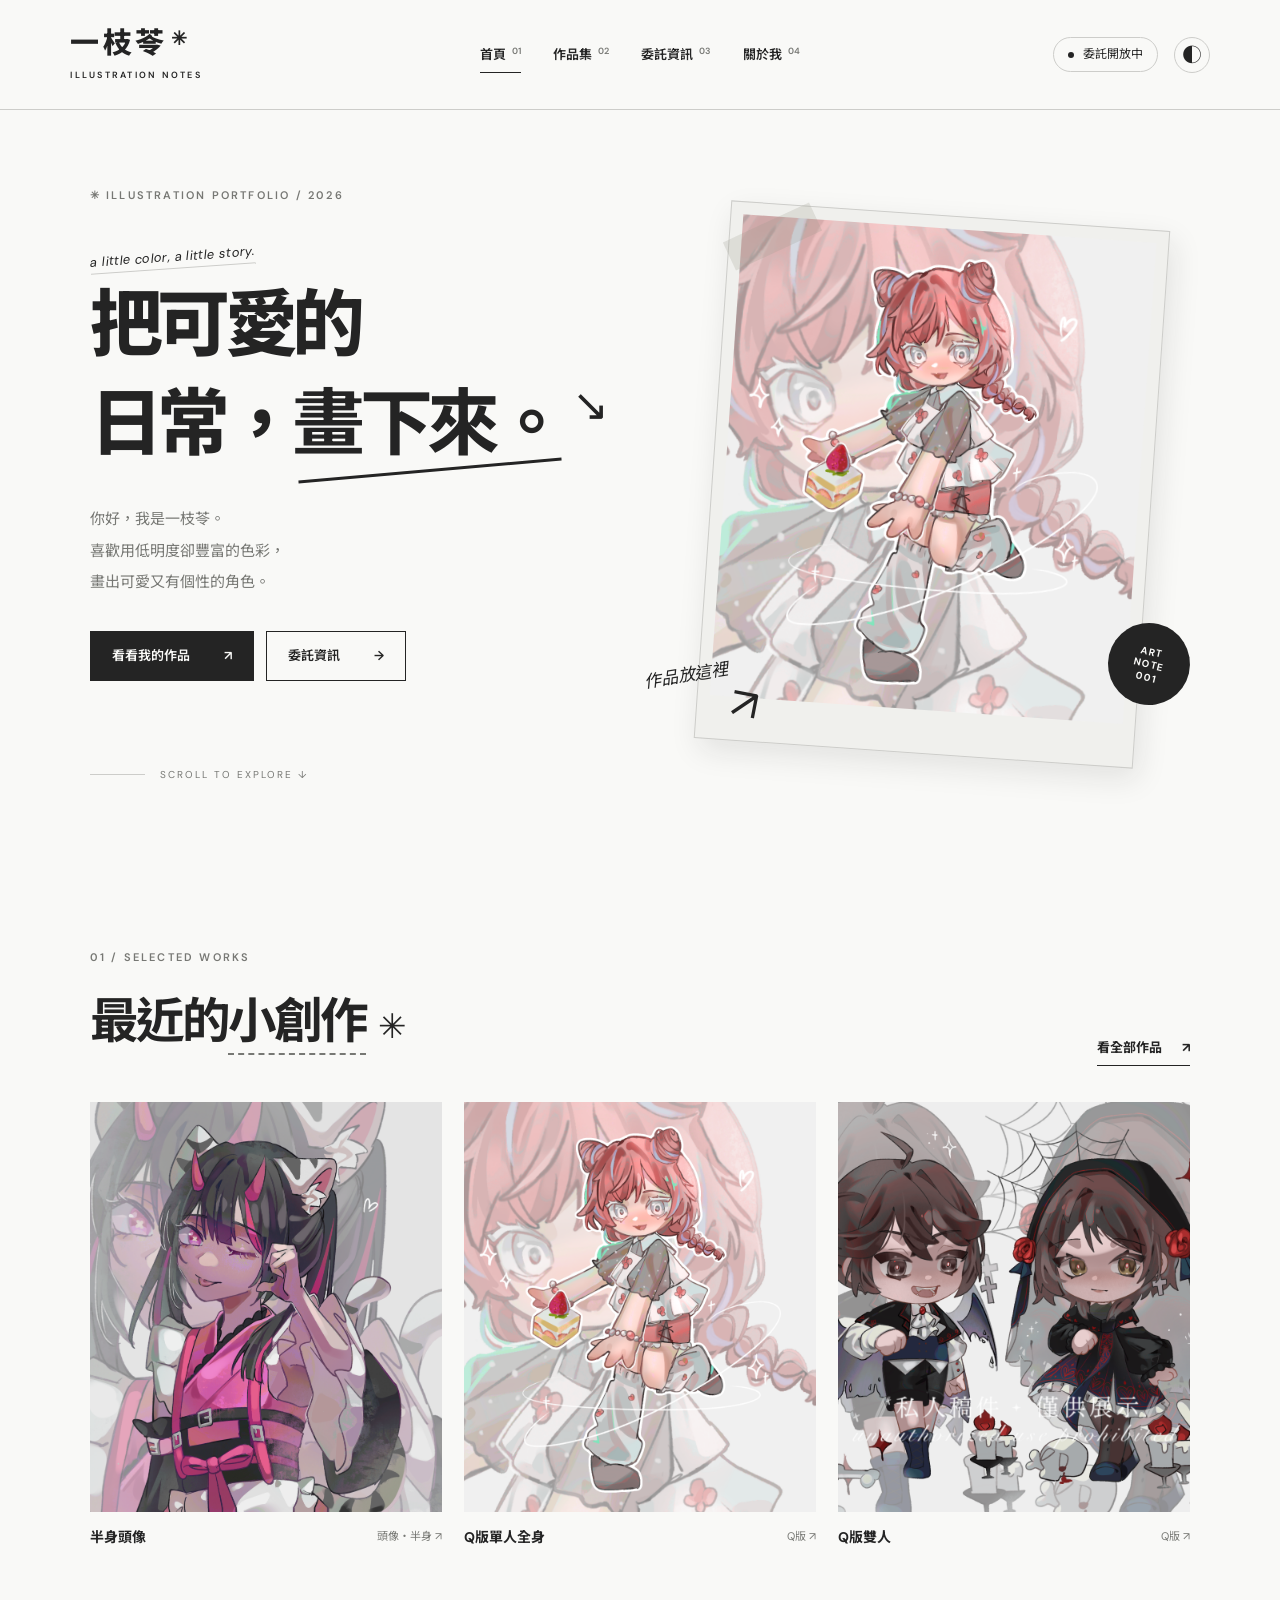
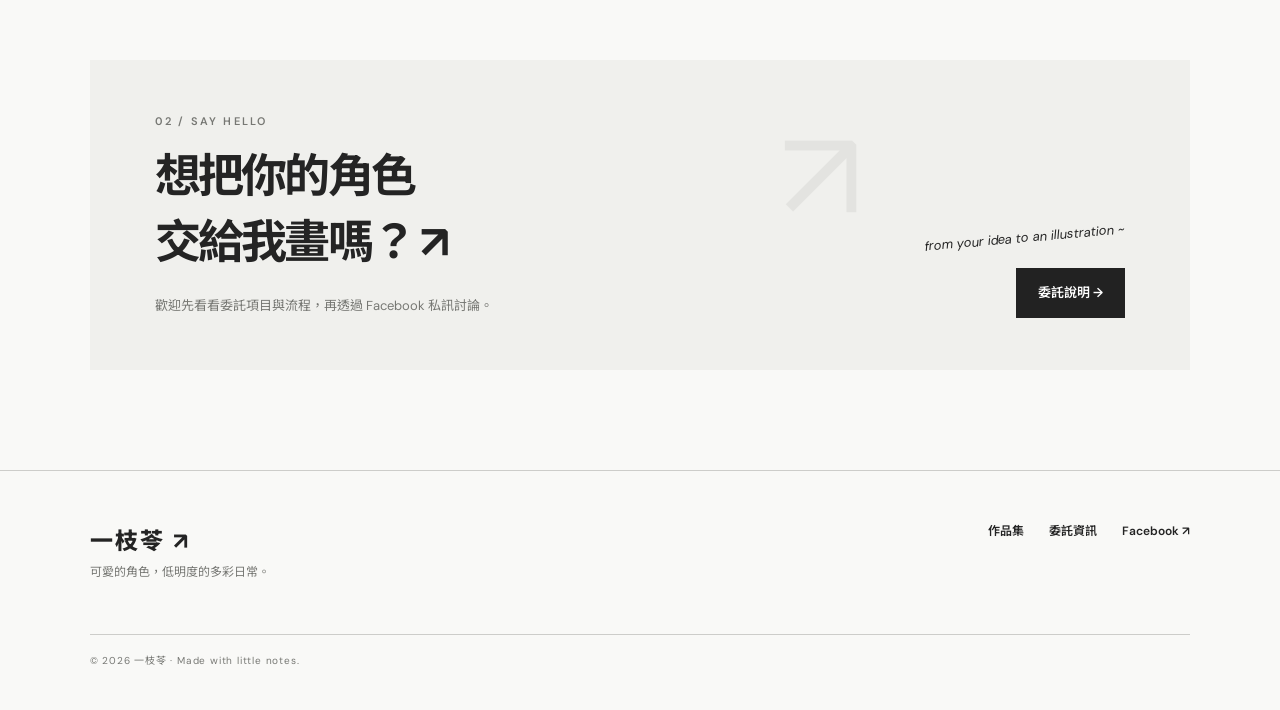
<file: index.html>
<!DOCTYPE html><html lang="zh-Hant"><head><meta charset="utf-8"><meta name="viewport" content="width=device-width, initial-scale=1"><meta name="theme-color" content="#f7f7f4"><meta name="description" content="一枝苓的個人插畫作品集與委託資訊。可愛畫風、低明度的多彩角色插畫。"><title>首頁｜一枝苓 Illustration</title><link rel="stylesheet" href="css/style.css"><script src="js/data.js" defer></script><script src="js/main.js" defer></script></head><body data-page="home"><a class="skip-link" href="#main">跳至內容</a><div class="page-shell"><header class="site-header"><a class="brand" href="index.html" aria-label="一枝苓 首頁">一枝苓<span class="brand-star">✳</span><small>illustration notes</small></a><button id="menuToggle" class="menu-toggle" aria-label="開啟選單" aria-expanded="false">☰</button><nav class="main-nav" id="mainNav"><a href="index.html" data-page="home">首頁 <span>01</span></a><a href="gallery.html" data-page="gallery">作品集 <span>02</span></a><a href="commission.html" data-page="commission">委託資訊 <span>03</span></a><a href="about.html" data-page="about">關於我 <span>04</span></a></nav><div class="header-actions"><span class="commission-indicator" data-commission-status>讀取中</span><button id="themeToggle" class="icon-button" title="切換深淺色模式" aria-label="切換深淺色模式">◐</button></div></header><main id="main"><section class="hero"><div class="hero-copy"><p class="eyebrow">✳ illustration portfolio / 2026</p><span class="scribble-mini">a little color, a little story.</span><h1>把可愛的<br>日常，<em>畫下來。</em><span class="hero-arrow" aria-hidden="true">↘</span></h1><p class="hero-intro">你好，我是一枝苓。<br>喜歡用低明度卻豐富的色彩，<br>畫出可愛又有個性的角色。</p><div class="hero-buttons"><a class="button button-primary" href="gallery.html">看看我的作品 <span>↗</span></a><a class="button button-outline" href="commission.html">委託資訊 <span>→</span></a></div><div class="hero-bottom"><span class="fine-line"></span><span>SCROLL TO EXPLORE ↓</span></div></div><div class="hero-art"><div class="tape tape-left"></div><div class="art-print tilted"><img src="images/work-02.svg" data-work-index="2" alt="代表作品預留位置"></div><div class="hand-note">作品放這裡 <span>↗</span></div><div class="art-sticker">ART<br>NOTE<br>001</div></div></section><section class="section featured"><div class="section-heading"><div><p class="eyebrow">01 / Selected works</p><h2>最近的<span class="underline-doodle">小創作</span><span class="heading-asterisk">✳</span></h2></div><a class="text-link" href="gallery.html">看全部作品 <span>↗</span></a></div><div class="art-grid featured-grid" id="featuredGrid"></div></section><section class="commission-strip"><div><p class="eyebrow">02 / Say hello</p><h2>想把你的角色<br>交給我畫嗎？ <span>↗</span></h2><p>歡迎先看看委託項目與流程，再透過 Facebook 私訊討論。</p></div><div class="strip-action"><span class="handwritten">from your idea to an illustration ~</span><a class="button button-dark" href="commission.html">委託說明 →</a></div></section></main><footer class="site-footer"><div><a class="footer-brand" href="index.html">一枝苓 ↗</a><p>可愛的角色，低明度的多彩日常。</p></div><div class="footer-links"><a href="gallery.html">作品集</a><a href="commission.html">委託資訊</a><a href="https://www.facebook.com/yi.zhi.ling.2025" target="_blank" rel="noopener noreferrer">Facebook ↗</a></div><p class="copyright">© <span id="year"></span> 一枝苓 · Made with little notes.</p></footer></div><dialog id="lightbox" class="lightbox"><button id="closeLightbox" aria-label="關閉圖片" class="lightbox-close">×</button><img id="lightboxImage" alt=""><div id="lightboxCaption" class="lightbox-caption"></div></dialog></body></html>
</file>
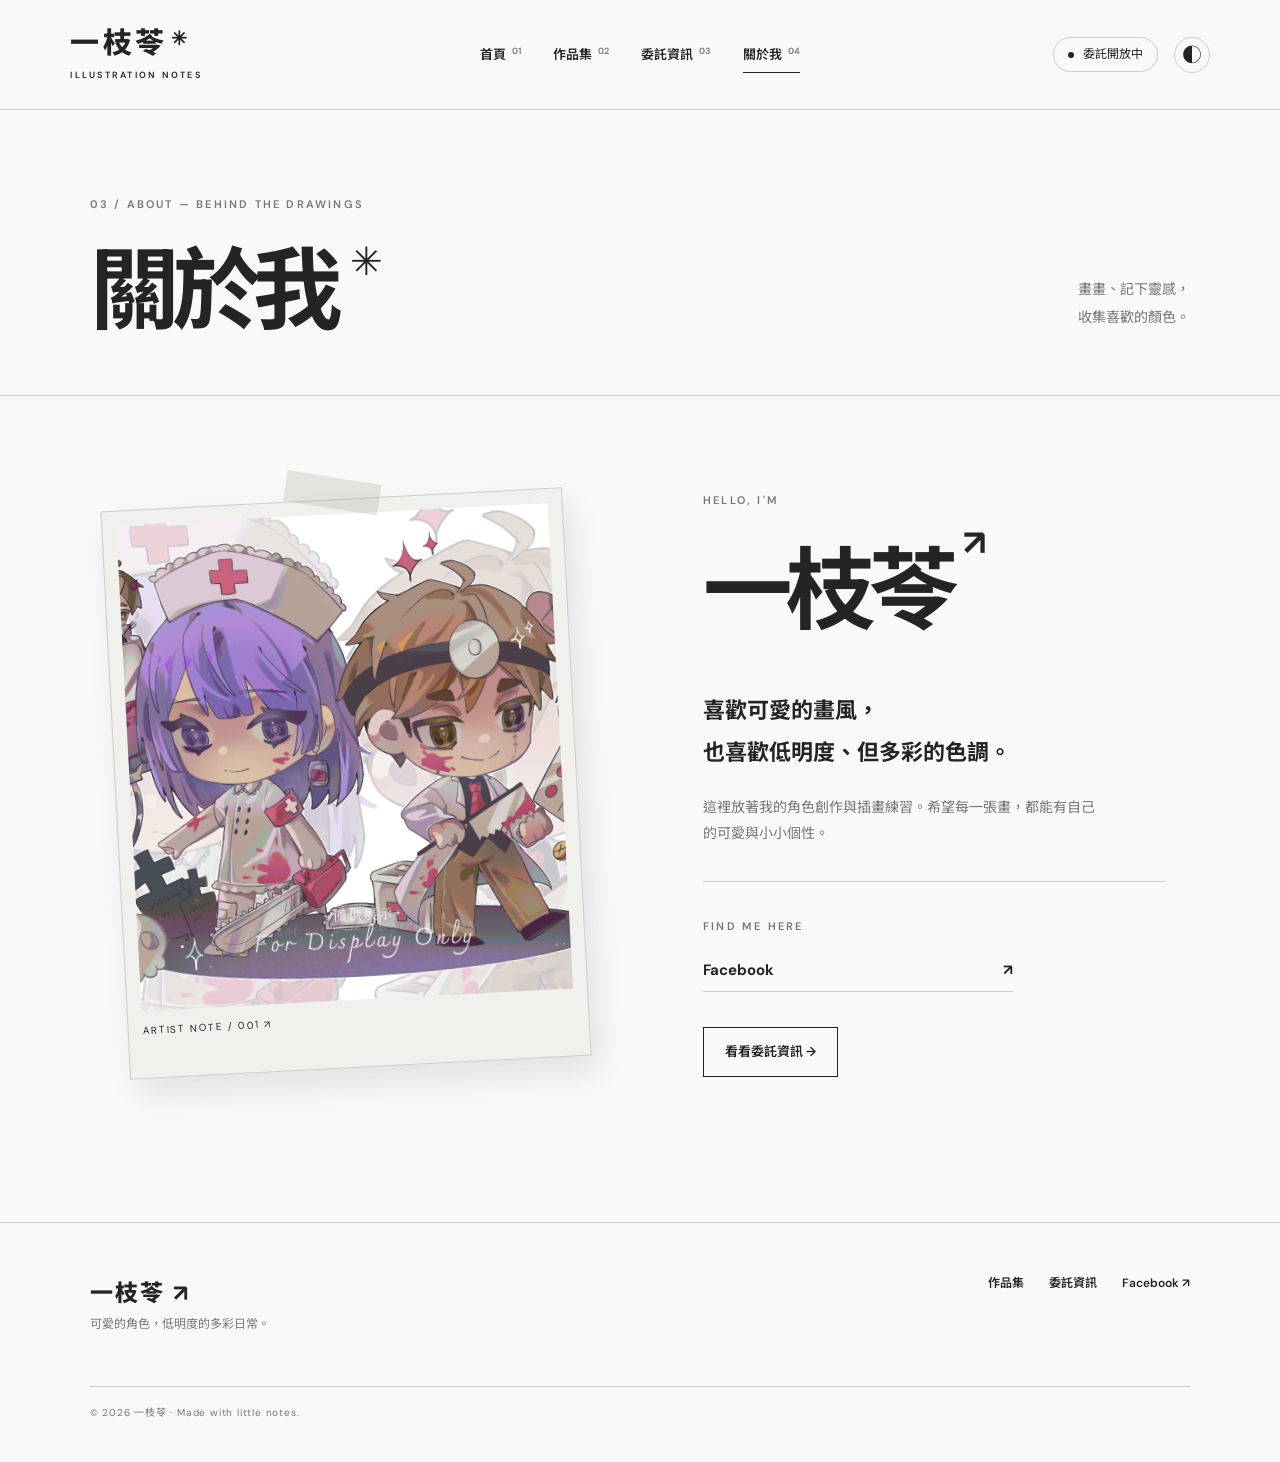
<file: about.html>
<!DOCTYPE html><html lang="zh-Hant"><head><meta charset="utf-8"><meta name="viewport" content="width=device-width, initial-scale=1"><meta name="theme-color" content="#f7f7f4"><meta name="description" content="一枝苓的個人插畫作品集與委託資訊。可愛畫風、低明度的多彩角色插畫。"><title>關於我｜一枝苓 Illustration</title><link rel="stylesheet" href="css/style.css"><script src="js/data.js" defer></script><script src="js/main.js" defer></script></head><body data-page="about"><a class="skip-link" href="#main">跳至內容</a><div class="page-shell"><header class="site-header"><a class="brand" href="index.html" aria-label="一枝苓 首頁">一枝苓<span class="brand-star">✳</span><small>illustration notes</small></a><button id="menuToggle" class="menu-toggle" aria-label="開啟選單" aria-expanded="false">☰</button><nav class="main-nav" id="mainNav"><a href="index.html" data-page="home">首頁 <span>01</span></a><a href="gallery.html" data-page="gallery">作品集 <span>02</span></a><a href="commission.html" data-page="commission">委託資訊 <span>03</span></a><a href="about.html" data-page="about">關於我 <span>04</span></a></nav><div class="header-actions"><span class="commission-indicator" data-commission-status>讀取中</span><button id="themeToggle" class="icon-button" title="切換深淺色模式" aria-label="切換深淺色模式">◐</button></div></header><main id="main"><section class="page-intro"><p class="eyebrow">03 / About — behind the drawings</p><div class="page-intro-row"><h1>關於我<span class="title-mark">✳</span></h1><p>畫畫、記下靈感，<br>收集喜歡的顏色。</p></div></section><section class="about-layout"><div class="about-image"><div class="tape"></div><img src="images/work-05.svg" data-work-index="5" alt="創作者代表插畫預留位置"><span class="about-image-caption">ARTIST NOTE / 001 ↗</span></div><div class="about-content"><p class="eyebrow">Hello, I'm</p><h2>一枝苓<span>↗</span></h2><p class="about-large">喜歡可愛的畫風，<br>也喜歡低明度、但多彩的色調。</p><p>這裡放著我的角色創作與插畫練習。希望每一張畫，都能有自己的可愛與小小個性。</p><div class="about-rule"></div><p class="eyebrow">FIND ME HERE</p><a class="social-link" href="https://www.facebook.com/yi.zhi.ling.2025" target="_blank" rel="noopener noreferrer">Facebook <span>↗</span></a><a class="button button-outline" href="commission.html">看看委託資訊 →</a></div></section></main><footer class="site-footer"><div><a class="footer-brand" href="index.html">一枝苓 ↗</a><p>可愛的角色，低明度的多彩日常。</p></div><div class="footer-links"><a href="gallery.html">作品集</a><a href="commission.html">委託資訊</a><a href="https://www.facebook.com/yi.zhi.ling.2025" target="_blank" rel="noopener noreferrer">Facebook ↗</a></div><p class="copyright">© <span id="year"></span> 一枝苓 · Made with little notes.</p></footer></div><dialog id="lightbox" class="lightbox"><button id="closeLightbox" aria-label="關閉圖片" class="lightbox-close">×</button><img id="lightboxImage" alt=""><div id="lightboxCaption" class="lightbox-caption"></div></dialog></body></html>
</file>
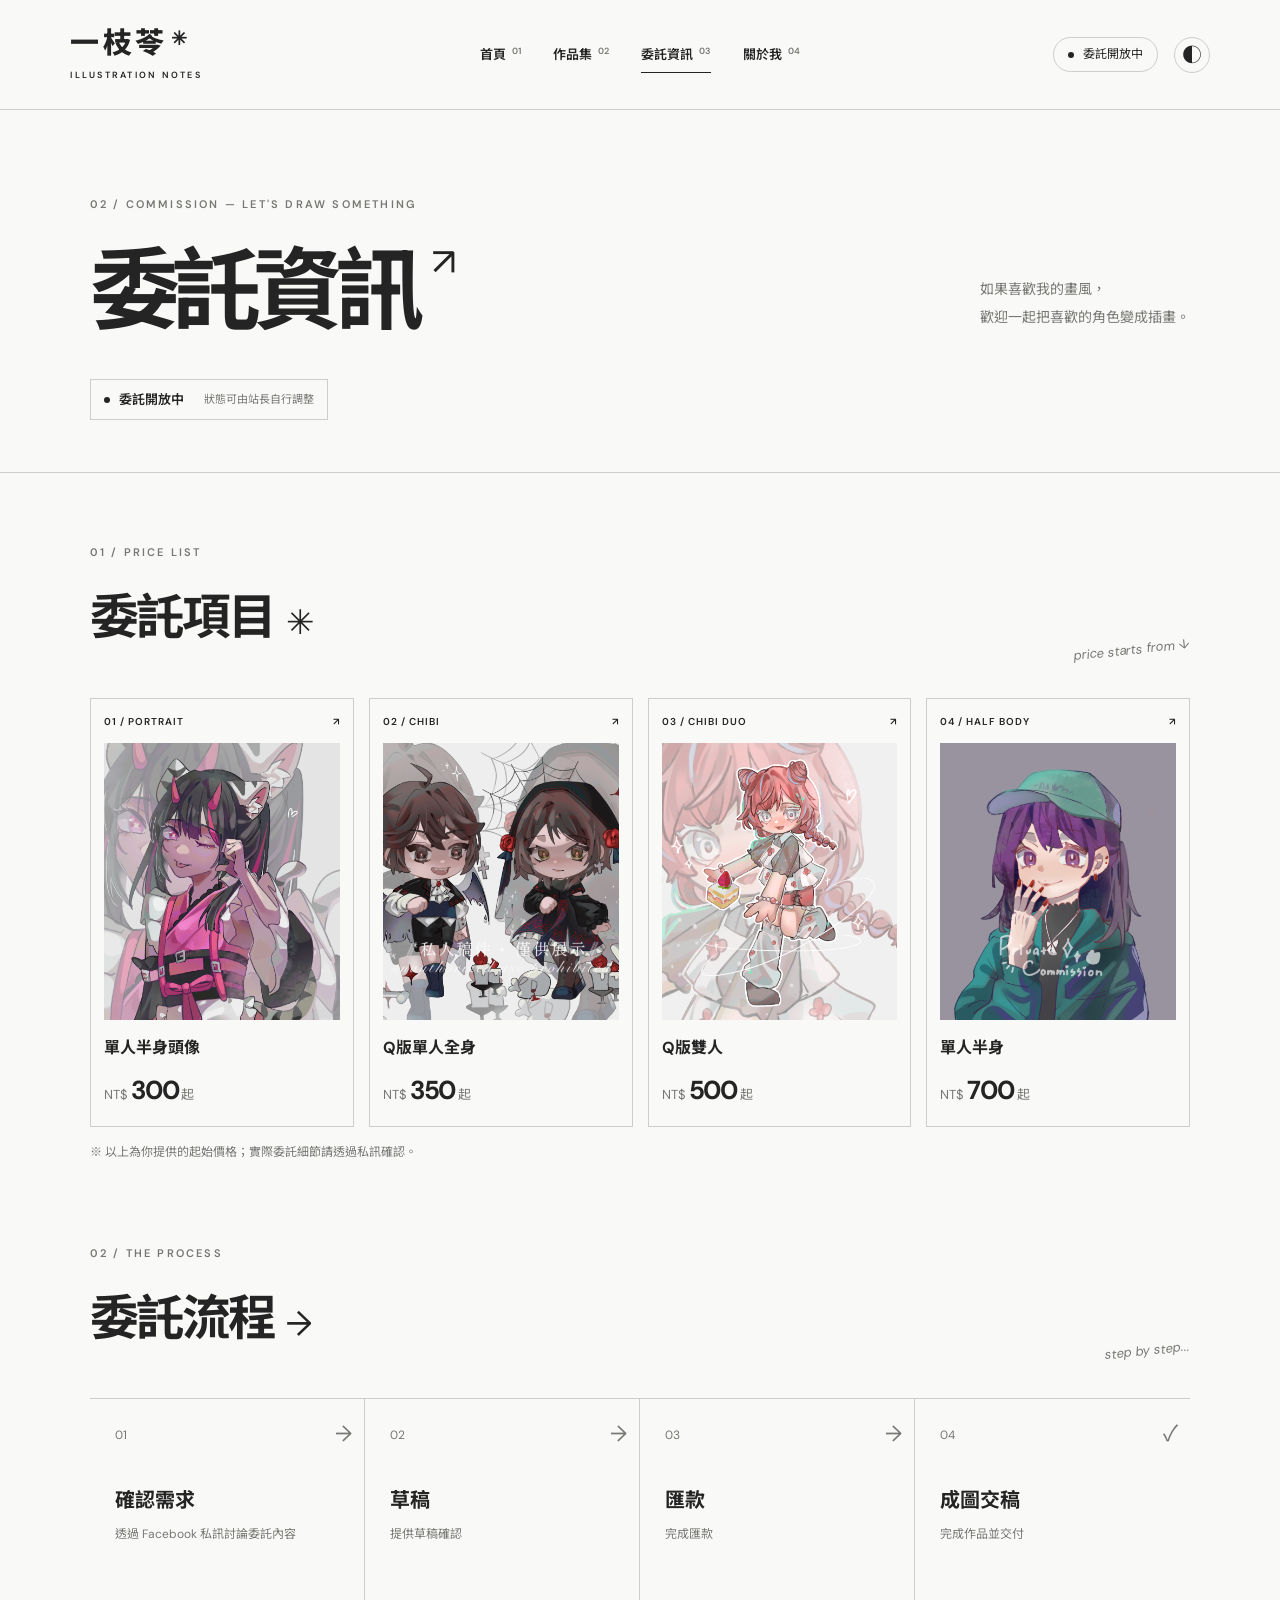
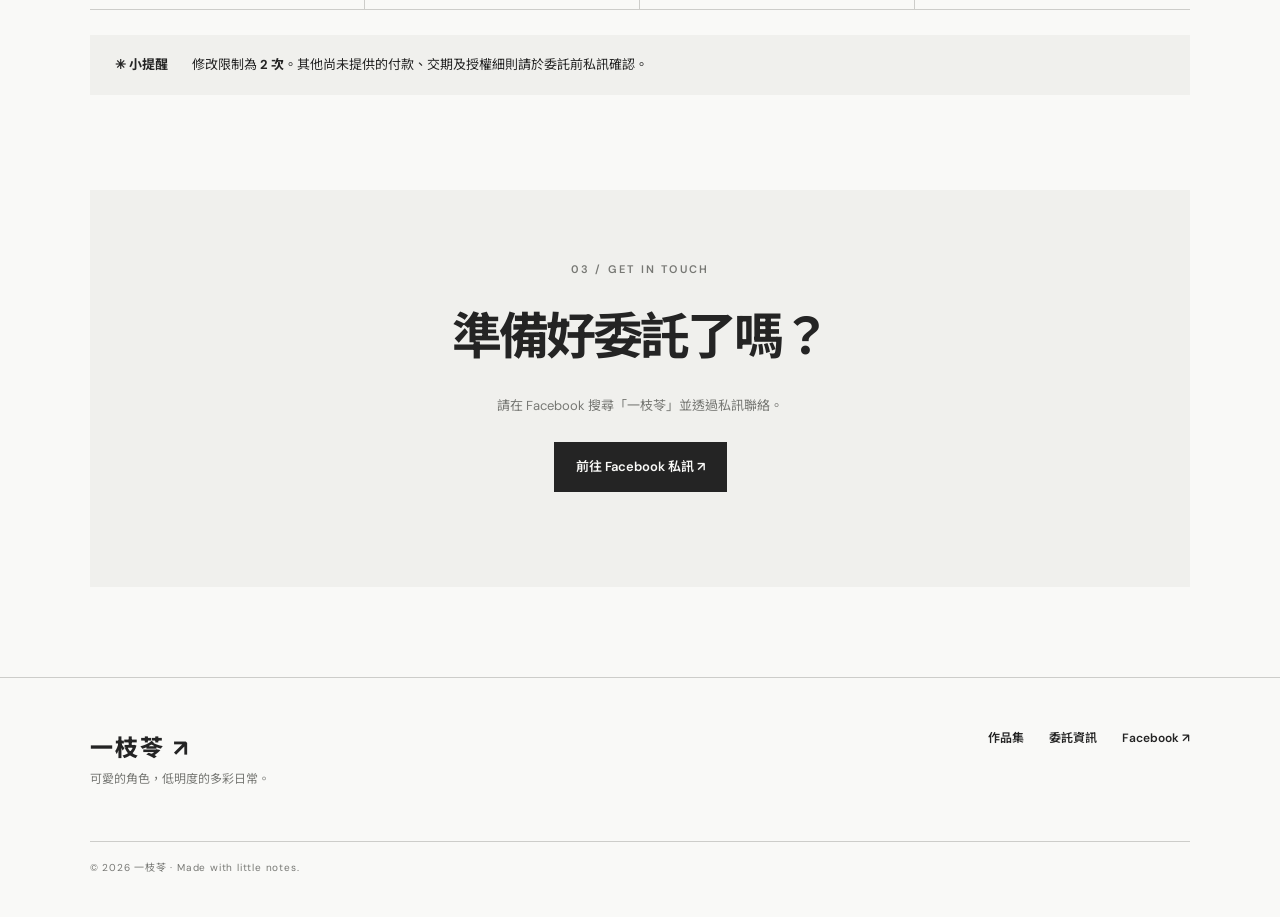
<file: commission.html>
<!DOCTYPE html><html lang="zh-Hant"><head><meta charset="utf-8"><meta name="viewport" content="width=device-width, initial-scale=1"><meta name="theme-color" content="#f7f7f4"><meta name="description" content="一枝苓的個人插畫作品集與委託資訊。可愛畫風、低明度的多彩角色插畫。"><title>委託資訊｜一枝苓 Illustration</title><link rel="stylesheet" href="css/style.css"><script src="js/data.js" defer></script><script src="js/main.js" defer></script></head><body data-page="commission"><a class="skip-link" href="#main">跳至內容</a><div class="page-shell"><header class="site-header"><a class="brand" href="index.html" aria-label="一枝苓 首頁">一枝苓<span class="brand-star">✳</span><small>illustration notes</small></a><button id="menuToggle" class="menu-toggle" aria-label="開啟選單" aria-expanded="false">☰</button><nav class="main-nav" id="mainNav"><a href="index.html" data-page="home">首頁 <span>01</span></a><a href="gallery.html" data-page="gallery">作品集 <span>02</span></a><a href="commission.html" data-page="commission">委託資訊 <span>03</span></a><a href="about.html" data-page="about">關於我 <span>04</span></a></nav><div class="header-actions"><span class="commission-indicator" data-commission-status>讀取中</span><button id="themeToggle" class="icon-button" title="切換深淺色模式" aria-label="切換深淺色模式">◐</button></div></header><main id="main"><section class="page-intro"><p class="eyebrow">02 / Commission — let's draw something</p><div class="page-intro-row"><h1>委託資訊<span class="title-mark">↗</span></h1><p>如果喜歡我的畫風，<br>歡迎一起把喜歡的角色變成插畫。</p></div><div class="commission-top-status"><span class="status-dot"></span><span data-commission-status>讀取中</span><span class="status-note">狀態可由站長自行調整</span></div></section><section class="section pricing-section"><div class="section-heading"><div><p class="eyebrow">01 / Price list</p><h2>委託項目<span class="heading-asterisk">✳</span></h2></div><span class="margin-note">price starts from ↓</span></div><div class="pricing-grid"><article class="price-card"><div class="price-card-top"><span>01 / PORTRAIT</span><span>↗</span></div><div class="price-image"><img src="images/work-01.svg" data-work-index="1" alt="半身頭像作品示意位置"></div><h3>單人半身頭像</h3><p>NT$ <strong>300</strong> 起</p></article><article class="price-card"><div class="price-card-top"><span>02 / CHIBI</span><span>↗</span></div><div class="price-image"><img src="images/work-03.svg" data-work-index="3" alt="Q版單人全身作品示意位置"></div><h3>Q版單人全身</h3><p>NT$ <strong>350</strong> 起</p></article><article class="price-card"><div class="price-card-top"><span>03 / CHIBI DUO</span><span>↗</span></div><div class="price-image"><img src="images/work-02.svg" data-work-index="2" alt="Q版雙人作品示意位置"></div><h3>Q版雙人</h3><p>NT$ <strong>500</strong> 起</p></article><article class="price-card"><div class="price-card-top"><span>04 / HALF BODY</span><span>↗</span></div><div class="price-image"><img src="images/work-04.svg" data-work-index="4" alt="單人半身作品示意位置"></div><h3>單人半身</h3><p>NT$ <strong>700</strong> 起</p></article></div><p class="small-note">※ 以上為你提供的起始價格；實際委託細節請透過私訊確認。</p></section><section class="section process-section"><div class="section-heading"><div><p class="eyebrow">02 / The process</p><h2>委託流程<span class="heading-asterisk">→</span></h2></div><span class="margin-note">step by step...</span></div><div class="process-list"><div class="process-item"><span>01</span><h3>確認需求</h3><p>透過 Facebook 私訊討論委託內容</p></div><div class="process-item"><span>02</span><h3>草稿</h3><p>提供草稿確認</p></div><div class="process-item"><span>03</span><h3>匯款</h3><p>完成匯款</p></div><div class="process-item"><span>04</span><h3>成圖交稿</h3><p>完成作品並交付</p></div></div><div class="terms-note"><span>✳ 小提醒</span><p>修改限制為 <strong>2 次</strong>。其他尚未提供的付款、交期及授權細則請於委託前私訊確認。</p></div></section><section class="contact-banner"><p class="eyebrow">03 / Get in touch</p><h2>準備好委託了嗎？</h2><p>請在 Facebook 搜尋「一枝苓」並透過私訊聯絡。</p><a class="button button-primary" href="https://www.facebook.com/yi.zhi.ling.2025" target="_blank" rel="noopener noreferrer">前往 Facebook 私訊 ↗</a></section></main><footer class="site-footer"><div><a class="footer-brand" href="index.html">一枝苓 ↗</a><p>可愛的角色，低明度的多彩日常。</p></div><div class="footer-links"><a href="gallery.html">作品集</a><a href="commission.html">委託資訊</a><a href="https://www.facebook.com/yi.zhi.ling.2025" target="_blank" rel="noopener noreferrer">Facebook ↗</a></div><p class="copyright">© <span id="year"></span> 一枝苓 · Made with little notes.</p></footer></div><dialog id="lightbox" class="lightbox"><button id="closeLightbox" aria-label="關閉圖片" class="lightbox-close">×</button><img id="lightboxImage" alt=""><div id="lightboxCaption" class="lightbox-caption"></div></dialog></body></html>
</file>
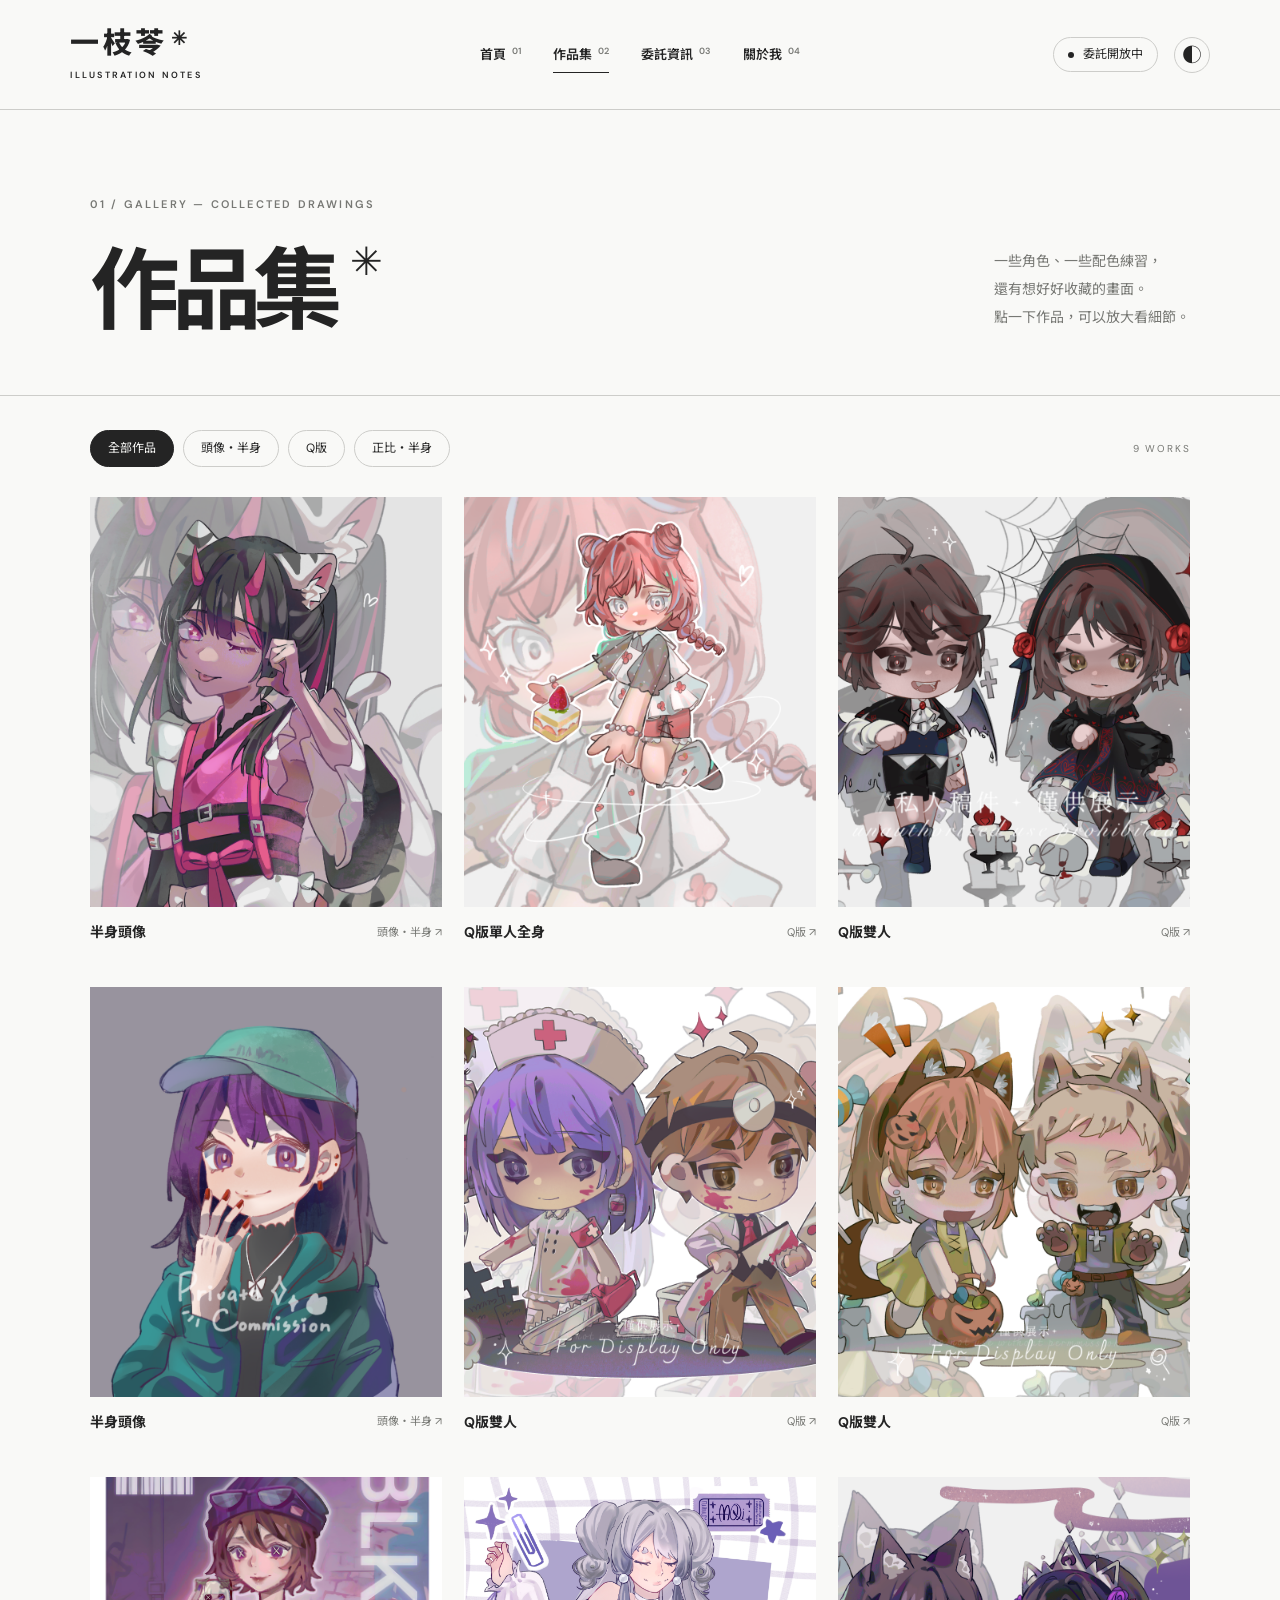
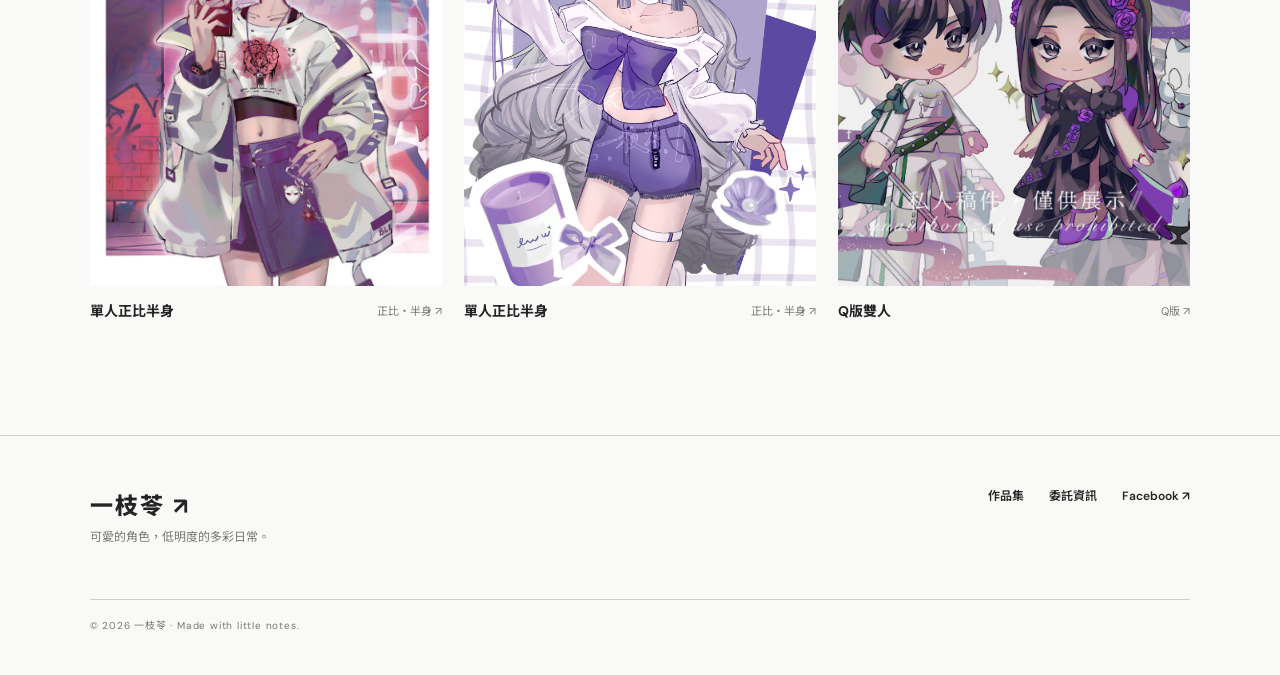
<file: gallery.html>
<!DOCTYPE html><html lang="zh-Hant"><head><meta charset="utf-8"><meta name="viewport" content="width=device-width, initial-scale=1"><meta name="theme-color" content="#f7f7f4"><meta name="description" content="一枝苓的個人插畫作品集與委託資訊。可愛畫風、低明度的多彩角色插畫。"><title>作品集｜一枝苓 Illustration</title><link rel="stylesheet" href="css/style.css"><script src="js/data.js" defer></script><script src="js/main.js" defer></script></head><body data-page="gallery"><a class="skip-link" href="#main">跳至內容</a><div class="page-shell"><header class="site-header"><a class="brand" href="index.html" aria-label="一枝苓 首頁">一枝苓<span class="brand-star">✳</span><small>illustration notes</small></a><button id="menuToggle" class="menu-toggle" aria-label="開啟選單" aria-expanded="false">☰</button><nav class="main-nav" id="mainNav"><a href="index.html" data-page="home">首頁 <span>01</span></a><a href="gallery.html" data-page="gallery">作品集 <span>02</span></a><a href="commission.html" data-page="commission">委託資訊 <span>03</span></a><a href="about.html" data-page="about">關於我 <span>04</span></a></nav><div class="header-actions"><span class="commission-indicator" data-commission-status>讀取中</span><button id="themeToggle" class="icon-button" title="切換深淺色模式" aria-label="切換深淺色模式">◐</button></div></header><main id="main"><section class="page-intro"><p class="eyebrow">01 / Gallery — collected drawings</p><div class="page-intro-row"><h1>作品集<span class="title-mark">✳</span></h1><p>一些角色、一些配色練習，<br>還有想好好收藏的畫面。<br><span class="muted">點一下作品，可以放大看細節。</span></p></div></section><section class="gallery-section"><div class="gallery-toolbar"><div class="filters" id="galleryFilters" role="group" aria-label="作品分類"></div><span id="workCount" class="gallery-count"></span></div><div class="art-grid gallery-grid" id="galleryGrid"></div></section></main><footer class="site-footer"><div><a class="footer-brand" href="index.html">一枝苓 ↗</a><p>可愛的角色，低明度的多彩日常。</p></div><div class="footer-links"><a href="gallery.html">作品集</a><a href="commission.html">委託資訊</a><a href="https://www.facebook.com/yi.zhi.ling.2025" target="_blank" rel="noopener noreferrer">Facebook ↗</a></div><p class="copyright">© <span id="year"></span> 一枝苓 · Made with little notes.</p></footer></div><dialog id="lightbox" class="lightbox"><button id="closeLightbox" aria-label="關閉圖片" class="lightbox-close">×</button><img id="lightboxImage" alt=""><div id="lightboxCaption" class="lightbox-caption"></div></dialog></body></html>
</file>
<file: css/style.css>
@import url('https://fonts.googleapis.com/css2?family=DM+Sans:wght@400;500;600;700&family=Noto+Sans+TC:wght@400;500;600;700;800&display=swap');
:root{color-scheme:light;--bg:#f9f9f7;--paper:#f0f0ed;--panel:#e9e9e6;--ink:#242424;--muted:#777874;--line:#cdcdca;--strong:#171717;--inverse:#fbfbfa;--shadow:rgba(25,25,25,.1)}
:root[data-theme="dark"]{color-scheme:dark;--bg:#1d1e1d;--paper:#262725;--panel:#313230;--ink:#f2f1eb;--muted:#a9a9a2;--line:#555651;--strong:#f5f5ef;--inverse:#212220;--shadow:rgba(0,0,0,.3)}
*{box-sizing:border-box}html{scroll-behavior:smooth}body{margin:0;background:var(--bg);color:var(--ink);font-family:'DM Sans','Noto Sans TC',sans-serif;font-size:15px;line-height:1.8;transition:background .25s,color .25s}button,a{font:inherit}a{color:inherit;text-decoration:none}button{cursor:pointer}img{max-width:100%;display:block}::selection{background:#858580;color:#fff}.page-shell{max-width:1530px;margin:auto}.skip-link{position:absolute;left:-10000px}.skip-link:focus{left:10px;top:10px;z-index:100;padding:10px;background:var(--bg)}
.site-header{display:grid;grid-template-columns:1fr auto 1fr;align-items:center;min-height:110px;border-bottom:1px solid var(--line);padding:12px clamp(22px,5.5vw,88px);gap:18px}.brand{font-size:29px;font-weight:800;letter-spacing:.11em;white-space:nowrap;line-height:1}.brand-star{margin-left:4px;font-size:19px;vertical-align:top}.brand small{display:block;font-size:9px;letter-spacing:.25em;font-weight:600;margin-top:13px;text-transform:uppercase}.main-nav{display:flex;align-items:center;gap:32px}.main-nav a{white-space:nowrap;font-weight:600;font-size:13px;position:relative}.main-nav a span{font-size:9px;color:var(--muted);vertical-align:super;margin-left:3px}.main-nav a.active:after{content:'';position:absolute;bottom:-7px;left:0;right:0;border-bottom:1.5px solid currentColor}.main-nav a:hover{opacity:.56}.header-actions{justify-self:end;display:flex;align-items:center;gap:16px}.commission-indicator{font-size:12px;white-space:nowrap;border:1px solid var(--line);border-radius:40px;padding:6px 14px}.commission-indicator:before,.commission-top-status .status-dot{content:'';display:inline-block;width:6px;height:6px;border-radius:50%;background:var(--ink);margin-right:9px;vertical-align:middle}.is-closed:before{background:var(--muted)}.icon-button,.menu-toggle{background:none;color:var(--ink);border:1px solid var(--line);width:36px;height:36px;border-radius:50%;font-size:20px;line-height:1}.menu-toggle{display:none}.eyebrow{text-transform:uppercase;font-family:'DM Sans',sans-serif;letter-spacing:.2em;font-size:11px;font-weight:600;color:var(--muted)}
.hero{padding:76px clamp(22px,7vw,115px) 94px;display:grid;grid-template-columns:1fr 1fr;gap:6%;min-height:720px;align-items:center}.hero-copy{position:relative}.scribble-mini{font-style:italic;font-size:13px;letter-spacing:.03em;display:inline-block;margin:28px 0 8px;border-bottom:1px solid var(--line);transform:rotate(-4deg)}h1,h2,h3,p{margin-top:0}.hero h1{font-size:clamp(50px,5.7vw,89px);line-height:1.35;letter-spacing:-.075em;font-weight:800;margin:0 0 30px}.hero h1 em{font-weight:700;font-style:normal;position:relative}.hero h1 em:after{content:'';position:absolute;left:6px;right:0;bottom:0;border-bottom:3px solid var(--ink);transform:rotate(-5deg)}.hero-arrow{font-family:serif;font-size:.6em;font-weight:400;vertical-align:top;margin-left:10px}.hero-intro{font-size:15px;line-height:2.1;color:var(--muted);margin-bottom:32px}.hero-buttons{display:flex;gap:12px;flex-wrap:wrap}.button{display:inline-flex;align-items:center;justify-content:space-between;gap:34px;border:1px solid var(--ink);padding:12px 21px;font-size:13px;font-weight:600;min-height:50px;transition:transform .2s,background .2s}.button:hover{transform:translateY(-3px)}.button-primary{background:var(--ink);color:var(--bg)}.button-outline{background:transparent}.button-dark{background:#222;color:#fff;border-color:#222}.hero-bottom{display:flex;gap:15px;align-items:center;font-size:10px;letter-spacing:.2em;margin-top:85px;color:var(--muted)}.fine-line{display:block;width:55px;border-top:1px solid var(--line)}.hero-art{height:550px;position:relative;display:flex;align-items:center;justify-content:center}.art-print{background:var(--paper);width:min(86%,440px);aspect-ratio:4/4.9;padding:12px 12px 43px;box-shadow:5px 11px 30px var(--shadow);border:1px solid var(--line)}.art-print img{height:100%;width:100%;object-fit:cover}.tilted{transform:rotate(4deg)}.tape{position:absolute;width:95px;height:31px;background:rgba(150,149,139,.22);z-index:2;transform:rotate(-25deg)}.tape-left{left:10%;top:2%}.hand-note{position:absolute;bottom:5%;left:-5%;font-style:italic;transform:rotate(-9deg);font-size:17px}.hand-note span{font-size:44px;display:block;line-height:1;transform:rotate(20deg);margin-left:80px}.art-sticker{position:absolute;right:0;bottom:10%;background:var(--ink);color:var(--bg);height:82px;width:82px;border-radius:50%;display:flex;justify-content:center;align-items:center;text-align:center;line-height:1.3;font-size:10px;font-weight:700;letter-spacing:.1em;transform:rotate(13deg)}
.section{padding:70px clamp(22px,7vw,115px) 95px}.section-heading{display:flex;align-items:end;justify-content:space-between;gap:20px;margin-bottom:36px}.section-heading h2{font-size:clamp(32px,3.8vw,51px);letter-spacing:-.06em;margin:5px 0 0}.heading-asterisk{font-size:.7em;font-weight:400;margin-left:12px}.underline-doodle{border-bottom:2px dashed var(--muted)}.text-link{font-size:13px;font-weight:700;border-bottom:1px solid var(--ink);padding-bottom:6px}.text-link span{margin-left:17px}.art-grid{display:grid;gap:22px}.featured-grid{grid-template-columns:repeat(3,minmax(0,1fr))}.work-card{background:none;border:0;color:var(--ink);padding:0;text-align:left;display:block;min-width:0}.work-card-image{display:block;aspect-ratio:4/4.65;overflow:hidden;background:var(--panel)}.work-card-image img{width:100%;height:100%;object-fit:cover;transition:transform .45s ease}.work-card:hover img{transform:scale(1.045)}.work-card-footer{display:flex;justify-content:space-between;align-items:center;gap:6px;margin-top:13px;font-size:12px}.work-card-footer strong{font-weight:700;font-size:14px}.work-card-footer span{color:var(--muted);font-size:11px}.commission-strip{margin:15px clamp(22px,7vw,115px) 100px;background:var(--paper);padding:52px 65px;display:flex;align-items:end;justify-content:space-between;gap:25px;position:relative}.commission-strip:before{content:'↗';position:absolute;font-size:130px;opacity:.06;right:30%;top:0}.commission-strip h2{font-size:clamp(30px,3.6vw,50px);line-height:1.45;letter-spacing:-.06em;margin:5px 0 18px}.commission-strip p:not(.eyebrow){font-size:13px;color:var(--muted);margin:0}.strip-action{display:flex;flex-direction:column;align-items:flex-end;gap:18px;white-space:nowrap}.handwritten{font-size:13px;font-style:italic;transform:rotate(-5deg)}
.page-intro{padding:85px clamp(22px,7vw,115px) 52px;border-bottom:1px solid var(--line)}.page-intro-row{display:flex;justify-content:space-between;gap:30px;align-items:end}.page-intro h1{font-size:clamp(50px,7vw,100px);letter-spacing:-.09em;line-height:1.15;margin:14px 0 0}.title-mark{font-size:.43em;vertical-align:top;display:inline-block;margin-left:15px;font-weight:400}.page-intro-row>p{margin:0 0 12px;color:var(--muted);font-size:14px;line-height:2}.muted{color:var(--muted)}.gallery-section{padding:34px clamp(22px,7vw,115px) 110px}.gallery-toolbar{display:flex;justify-content:space-between;gap:20px;align-items:center;margin-bottom:30px}.filters{display:flex;flex-wrap:wrap;gap:9px}.filter-chip{border:1px solid var(--line);border-radius:100px;padding:7px 17px;background:none;color:var(--ink);font-size:12px}.filter-chip.selected{background:var(--ink);border-color:var(--ink);color:var(--bg)}.gallery-count{font-size:10px;letter-spacing:.18em;color:var(--muted);white-space:nowrap}.gallery-grid{grid-template-columns:repeat(3,minmax(0,1fr));row-gap:42px}
.commission-top-status{display:inline-flex;align-items:center;margin-top:36px;padding:8px 13px;border:1px solid var(--line);font-size:13px;font-weight:600}.status-note{margin-left:20px;color:var(--muted);font-size:11px;font-weight:400}.pricing-section{padding-bottom:55px}.margin-note{font-size:13px;color:var(--muted);font-style:italic;transform:rotate(-6deg)}.pricing-grid{display:grid;grid-template-columns:repeat(4,minmax(0,1fr));gap:15px}.price-card{border:1px solid var(--line);padding:13px}.price-card-top{display:flex;justify-content:space-between;font-size:10px;letter-spacing:.1em;font-weight:600;margin:1px 0 12px}.price-image{aspect-ratio:4/4.7;overflow:hidden;background:var(--panel)}.price-image img{height:100%;width:100%;object-fit:cover}.price-card h3{font-size:16px;margin:14px 0 4px}.price-card p{font-size:13px;margin:0;color:var(--muted)}.price-card p strong{font-size:26px;color:var(--ink);letter-spacing:-.04em}.small-note{color:var(--muted);font-size:12px;margin:15px 0 0}.process-section{padding-top:25px}.process-list{display:grid;grid-template-columns:repeat(4,1fr);border-top:1px solid var(--line);border-bottom:1px solid var(--line)}.process-item{min-height:210px;padding:22px 25px;border-right:1px solid var(--line);position:relative}.process-item:last-child{border:0}.process-item:after{content:'→';position:absolute;right:12px;top:15px;color:var(--muted);font-size:22px}.process-item:last-child:after{content:'✓'}.process-item>span{font-size:12px;color:var(--muted)}.process-item h3{margin:34px 0 6px;font-size:20px}.process-item p{font-size:12px;color:var(--muted)}.terms-note{display:flex;gap:24px;background:var(--paper);padding:18px 25px;margin-top:25px;align-items:center;font-size:13px}.terms-note span{font-weight:700;white-space:nowrap}.terms-note p{margin:0}.contact-banner{text-align:center;padding:70px 25px 95px;background:var(--paper);margin:0 clamp(22px,7vw,115px) 90px}.contact-banner h2{font-size:clamp(28px,4vw,50px);letter-spacing:-.06em;margin:12px 0}.contact-banner>p:not(.eyebrow){font-size:13px;color:var(--muted);margin-bottom:25px}
.about-layout{display:grid;grid-template-columns:1fr 1fr;gap:12%;padding:95px clamp(22px,9vw,145px) 145px;align-items:center}.about-image{position:relative;transform:rotate(-3deg);padding:14px 14px 38px;background:var(--paper);border:1px solid var(--line);box-shadow:8px 16px 32px var(--shadow)}.about-image .tape{top:-23px;left:40%;transform:rotate(12deg)}.about-image img{aspect-ratio:4/4.5;width:100%;object-fit:cover}.about-image-caption{display:block;font-size:10px;letter-spacing:.16em;margin-top:11px}.about-content .eyebrow{margin:0}.about-content h2{font-size:clamp(50px,7vw,100px);letter-spacing:-.08em;margin:0 0 18px}.about-content h2 span{font-size:.4em;vertical-align:top;margin-left:12px}.about-large{font-size:22px;font-weight:700;line-height:1.9}.about-content>p:not(.eyebrow){max-width:400px}.about-content>p:not(.about-large):not(.eyebrow){color:var(--muted);font-size:14px}.about-rule{height:1px;background:var(--line);margin:35px 0}.social-link{display:flex;justify-content:space-between;max-width:310px;font-weight:700;border-bottom:1px solid var(--line);margin:13px 0 35px;padding:7px 0}
.site-footer{padding:50px clamp(22px,7vw,115px) 30px;border-top:1px solid var(--line);display:grid;grid-template-columns:1fr 1fr;gap:18px}.footer-brand{font-size:23px;font-weight:800;letter-spacing:.1em}.site-footer p{color:var(--muted);font-size:12px}.footer-links{display:flex;justify-content:flex-end;align-items:start;gap:25px;font-size:12px;font-weight:600}.copyright{grid-column:1/-1;border-top:1px solid var(--line);padding-top:17px;margin-top:20px;font-size:10px!important;letter-spacing:.08em}
.lightbox{max-width:min(92vw,850px);max-height:95vh;border:1px solid var(--line);background:var(--bg);color:var(--ink);padding:36px 20px 15px;box-shadow:0 20px 70px #0005}.lightbox::backdrop{background:rgba(0,0,0,.82)}.lightbox img{max-height:75vh;max-width:80vw;object-fit:contain}.lightbox-close{position:absolute;top:0;right:5px;border:0;background:none;color:var(--ink);font-size:31px;line-height:1;padding:0 9px}.lightbox-caption{text-align:center;font-size:12px;margin-top:10px}
@media(max-width:1050px){.site-header{grid-template-columns:1fr auto;min-height:90px}.main-nav{grid-row:2;grid-column:1/-1;justify-content:center;gap:32px}.header-actions{grid-column:2;grid-row:1}.hero{padding-top:60px;gap:3%}.hero-art{height:470px}.pricing-grid{grid-template-columns:repeat(2,1fr)}.about-layout{gap:7%}}
@media(max-width:690px){.site-header{grid-template-columns:1fr auto auto;padding:19px 20px;min-height:77px;gap:12px}.brand{font-size:22px}.brand small{font-size:8px;margin-top:9px}.header-actions{grid-column:2;gap:7px}.header-actions .commission-indicator{font-size:10px;padding:4px 8px}.icon-button{width:30px;height:30px}.menu-toggle{display:block;grid-column:3;grid-row:1;width:30px;height:30px;font-size:17px}.main-nav{display:none;grid-column:1/-1;grid-row:2;flex-direction:column;align-items:stretch;gap:0;padding-top:14px}.main-nav.open{display:flex}.main-nav a{padding:10px 0;border-top:1px solid var(--line)}.main-nav a.active:after{display:none}.hero{grid-template-columns:1fr;padding:48px 24px 65px;gap:28px;min-height:unset}.hero h1{font-size:clamp(49px,12vw,74px)}.scribble-mini{margin-top:15px}.hero-bottom{margin-top:37px}.hero-art{height:420px}.art-print{width:min(78%,330px)}.hand-note{left:0;bottom:0}.art-sticker{right:3%;bottom:8%}.section{padding:55px 23px}.section-heading{align-items:end}.section-heading h2{font-size:36px}.featured-grid{grid-template-columns:repeat(2,1fr)}.featured-grid .work-card:last-child{display:none}.art-grid{gap:15px}.work-card-footer{align-items:start;flex-direction:column;gap:0}.commission-strip{margin:15px 22px 70px;padding:33px 26px;display:block}.commission-strip h2{font-size:32px}.strip-action{align-items:flex-start;margin-top:30px}.page-intro{padding:55px 24px 38px}.page-intro-row{display:block}.page-intro h1{font-size:64px}.page-intro-row>p{margin-top:20px}.gallery-section{padding:28px 22px 70px}.gallery-toolbar{align-items:start}.gallery-count{padding-top:11px}.gallery-grid{grid-template-columns:repeat(2,minmax(0,1fr));row-gap:25px}.pricing-grid{grid-template-columns:repeat(2,minmax(0,1fr));gap:9px}.price-card{padding:8px}.price-card h3{font-size:14px}.price-card p strong{font-size:23px}.process-list{grid-template-columns:repeat(2,1fr)}.process-item{min-height:155px;padding:15px}.process-item:nth-child(2){border-right:0}.process-item:nth-child(-n+2){border-bottom:1px solid var(--line)}.process-item h3{margin-top:18px;font-size:18px}.terms-note{align-items:start;flex-direction:column;gap:5px}.contact-banner{margin:0 22px 55px}.about-layout{grid-template-columns:1fr;padding:75px 32px 85px;gap:65px}.about-image{max-width:420px;margin:auto}.about-content h2{font-size:70px}.site-footer{padding:35px 24px;grid-template-columns:1fr}.footer-links{justify-content:flex-start;flex-wrap:wrap}.copyright{margin-top:0}}
@media(prefers-reduced-motion:reduce){*,*:before,*:after{scroll-behavior:auto!important;transition:none!important;animation:none!important}}
</file>
